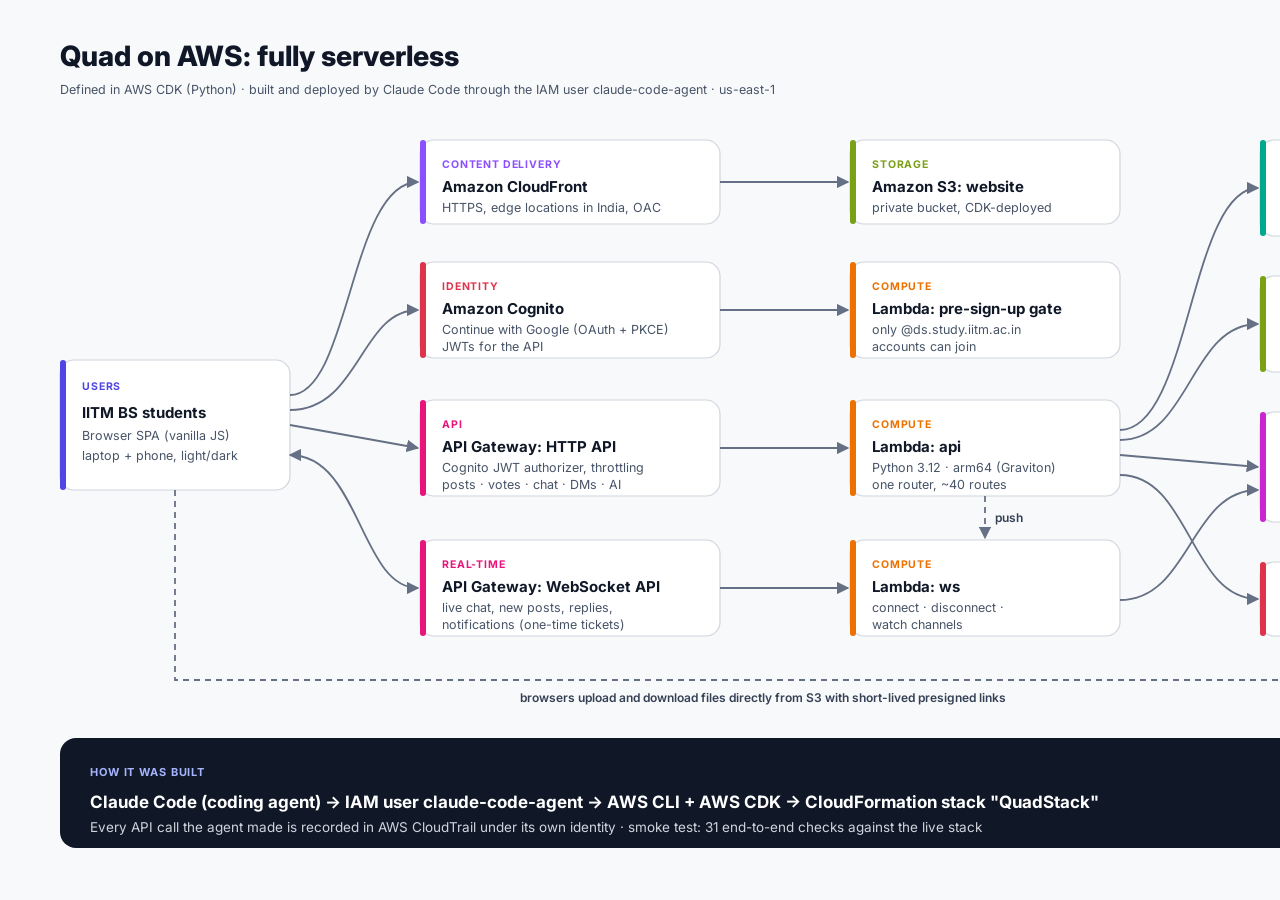
<file: docs/visuals/architecture.html>
<!doctype html>
<html><head><meta charset="utf-8">
<link href="https://fonts.googleapis.com/css2?family=Inter:wght@400;500;600;700;800&display=swap" rel="stylesheet">
<style>
  html, body { margin: 0; background: #ffffff; }
  svg { display: block; font-family: Inter, system-ui, sans-serif; }
  .t { font-size: 15px; font-weight: 700; fill: #101828; }
  .s { font-size: 12.5px; fill: #475467; }
  .cat { font-size: 10.5px; font-weight: 700; letter-spacing: .08em; }
  .lbl { font-size: 12px; fill: #344054; font-weight: 600; }
  .box { fill: #ffffff; stroke: #d0d5dd; stroke-width: 1.2; }
  .arrow { stroke: #667085; stroke-width: 1.8; fill: none; marker-end: url(#a); }
  .dash { stroke-dasharray: 6 5; }
</style></head>
<body>
<svg width="1600" height="900" viewBox="0 0 1600 900" xmlns="http://www.w3.org/2000/svg">
  <defs>
    <marker id="a" viewBox="0 0 10 10" refX="9" refY="5" markerWidth="7" markerHeight="7" orient="auto-start-reverse"><path d="M0 0 10 5 0 10z" fill="#667085"/></marker>
  </defs>
  <rect width="1600" height="900" fill="#f8f9fb"/>

  <text x="60" y="66" font-size="28" font-weight="800" fill="#101828">Quad on AWS: fully serverless</text>
  <text x="60" y="94" class="s" font-size="15">Defined in AWS CDK (Python) · built and deployed by Claude Code through the IAM user claude-code-agent · us-east-1</text>

  <!-- Students -->
  <g transform="translate(60,360)">
    <rect class="box" width="230" height="130" rx="14"/>
    <rect width="6" height="130" rx="3" fill="#4f46e5"/>
    <text x="22" y="30" class="cat" fill="#4f46e5">USERS</text>
    <text x="22" y="58" class="t">IITM BS students</text>
    <text x="22" y="80" class="s">Browser SPA (vanilla JS)</text>
    <text x="22" y="100" class="s">laptop + phone, light/dark</text>
  </g>

  <!-- column B: edge, identity, APIs -->
  <g transform="translate(420,140)">
    <rect class="box" width="300" height="84" rx="14"/><rect width="6" height="84" rx="3" fill="#8c4fff"/>
    <text x="22" y="28" class="cat" fill="#8c4fff">CONTENT DELIVERY</text>
    <text x="22" y="52" class="t">Amazon CloudFront</text>
    <text x="22" y="72" class="s">HTTPS, edge locations in India, OAC</text>
  </g>
  <g transform="translate(420,262)">
    <rect class="box" width="300" height="96" rx="14"/><rect width="6" height="96" rx="3" fill="#dd344c"/>
    <text x="22" y="28" class="cat" fill="#dd344c">IDENTITY</text>
    <text x="22" y="52" class="t">Amazon Cognito</text>
    <text x="22" y="72" class="s">Continue with Google (OAuth + PKCE)</text>
    <text x="22" y="89" class="s">JWTs for the API</text>
  </g>
  <g transform="translate(420,400)">
    <rect class="box" width="300" height="96" rx="14"/><rect width="6" height="96" rx="3" fill="#e7157b"/>
    <text x="22" y="28" class="cat" fill="#e7157b">API</text>
    <text x="22" y="52" class="t">API Gateway: HTTP API</text>
    <text x="22" y="72" class="s">Cognito JWT authorizer, throttling</text>
    <text x="22" y="89" class="s">posts · votes · chat · DMs · AI</text>
  </g>
  <g transform="translate(420,540)">
    <rect class="box" width="300" height="96" rx="14"/><rect width="6" height="96" rx="3" fill="#e7157b"/>
    <text x="22" y="28" class="cat" fill="#e7157b">REAL-TIME</text>
    <text x="22" y="52" class="t">API Gateway: WebSocket API</text>
    <text x="22" y="72" class="s">live chat, new posts, replies,</text>
    <text x="22" y="89" class="s">notifications (one-time tickets)</text>
  </g>

  <!-- column C: site bucket + Lambdas -->
  <g transform="translate(850,140)">
    <rect class="box" width="270" height="84" rx="14"/><rect width="6" height="84" rx="3" fill="#7aa116"/>
    <text x="22" y="28" class="cat" fill="#7aa116">STORAGE</text>
    <text x="22" y="52" class="t">Amazon S3: website</text>
    <text x="22" y="72" class="s">private bucket, CDK-deployed</text>
  </g>
  <g transform="translate(850,262)">
    <rect class="box" width="270" height="96" rx="14"/><rect width="6" height="96" rx="3" fill="#ed7100"/>
    <text x="22" y="28" class="cat" fill="#ed7100">COMPUTE</text>
    <text x="22" y="52" class="t">Lambda: pre-sign-up gate</text>
    <text x="22" y="72" class="s">only @ds.study.iitm.ac.in</text>
    <text x="22" y="89" class="s">accounts can join</text>
  </g>
  <g transform="translate(850,400)">
    <rect class="box" width="270" height="96" rx="14"/><rect width="6" height="96" rx="3" fill="#ed7100"/>
    <text x="22" y="28" class="cat" fill="#ed7100">COMPUTE</text>
    <text x="22" y="52" class="t">Lambda: api</text>
    <text x="22" y="72" class="s">Python 3.12 · arm64 (Graviton)</text>
    <text x="22" y="89" class="s">one router, ~40 routes</text>
  </g>
  <g transform="translate(850,540)">
    <rect class="box" width="270" height="96" rx="14"/><rect width="6" height="96" rx="3" fill="#ed7100"/>
    <text x="22" y="28" class="cat" fill="#ed7100">COMPUTE</text>
    <text x="22" y="52" class="t">Lambda: ws</text>
    <text x="22" y="72" class="s">connect · disconnect ·</text>
    <text x="22" y="89" class="s">watch channels</text>
  </g>

  <!-- column D: data + AI -->
  <g transform="translate(1260,140)">
    <rect class="box" width="290" height="96" rx="14" fill="#f0fdf9"/><rect width="6" height="96" rx="3" fill="#01a88d"/>
    <text x="22" y="28" class="cat" fill="#01a88d">GENERATIVE AI</text>
    <text x="22" y="52" class="t">Amazon Bedrock: Nova 2 Lite</text>
    <text x="22" y="72" class="s">✨ Catch me up · ✨ Find teammates</text>
    <text x="22" y="89" class="s">Converse API, strict-JSON prompts</text>
  </g>
  <g transform="translate(1260,276)">
    <rect class="box" width="290" height="96" rx="14"/><rect width="6" height="96" rx="3" fill="#7aa116"/>
    <text x="22" y="28" class="cat" fill="#7aa116">STORAGE</text>
    <text x="22" y="52" class="t">Amazon S3: shared files</text>
    <text x="22" y="72" class="s">presigned POST (15 MB cap) and</text>
    <text x="22" y="89" class="s">presigned GET, all private</text>
  </g>
  <g transform="translate(1260,412)">
    <rect class="box" width="290" height="110" rx="14"/><rect width="6" height="110" rx="3" fill="#c925d1"/>
    <text x="22" y="28" class="cat" fill="#c925d1">DATABASE</text>
    <text x="22" y="52" class="t">Amazon DynamoDB</text>
    <text x="22" y="72" class="s">single table + 1 GSI, on-demand</text>
    <text x="22" y="89" class="s">users · posts · votes · comments ·</text>
    <text x="22" y="105" class="s">messages · sockets (TTL)</text>
  </g>
  <g transform="translate(1260,562)">
    <rect class="box" width="290" height="74" rx="14"/><rect width="6" height="74" rx="3" fill="#dd344c"/>
    <text x="22" y="28" class="cat" fill="#dd344c">SECURITY</text>
    <text x="22" y="52" class="t">AWS Secrets Manager</text>
    <text x="22" y="68" class="s">demo-account password, never in code</text>
  </g>

  <!-- arrows -->
  <path class="arrow" d="M290 395 C 350 395, 350 182, 418 182"/>
  <path class="arrow" d="M290 410 C 360 410, 360 310, 418 310"/>
  <path class="arrow" d="M290 425 L 418 448"/>
  <path class="arrow" d="M290 455 C 360 455, 360 588, 418 588" marker-start="url(#a)"/>
  <path class="arrow" d="M720 182 L 848 182"/>
  <path class="arrow" d="M720 310 L 848 310"/>
  <path class="arrow" d="M720 448 L 848 448"/>
  <path class="arrow" d="M720 588 L 848 588"/>
  <path class="arrow" d="M1120 430 C 1190 430, 1190 188, 1258 188"/>
  <path class="arrow" d="M1120 440 C 1190 440, 1190 324, 1258 324"/>
  <path class="arrow" d="M1120 455 L 1258 467"/>
  <path class="arrow" d="M1120 475 C 1190 475, 1190 599, 1258 599"/>
  <path class="arrow" d="M1120 600 C 1190 600, 1190 490, 1258 490"/>
  <path class="arrow dash" d="M985 496 L 985 538"/>
  <text x="995" y="522" class="lbl">push</text>
  <path class="arrow dash" d="M175 490 L 175 680 L 1580 680 L 1580 324 L 1553 324"/>
  <text x="520" y="702" class="lbl">browsers upload and download files directly from S3 with short-lived presigned links</text>

  <!-- build band -->
  <g transform="translate(60,738)">
    <rect width="1490" height="110" rx="16" fill="#101828"/>
    <text x="30" y="38" font-size="11" font-weight="700" letter-spacing=".08em" fill="#a5b4fc">HOW IT WAS BUILT</text>
    <text x="30" y="70" font-size="17" font-weight="700" fill="#ffffff">Claude Code (coding agent)  →  IAM user claude-code-agent  →  AWS CLI + AWS CDK  →  CloudFormation stack "QuadStack"</text>
    <text x="30" y="94" font-size="13.5" fill="#d0d5dd">Every API call the agent made is recorded in AWS CloudTrail under its own identity · smoke test: 31 end-to-end checks against the live stack</text>
  </g>
</svg>
</body></html>
</file>
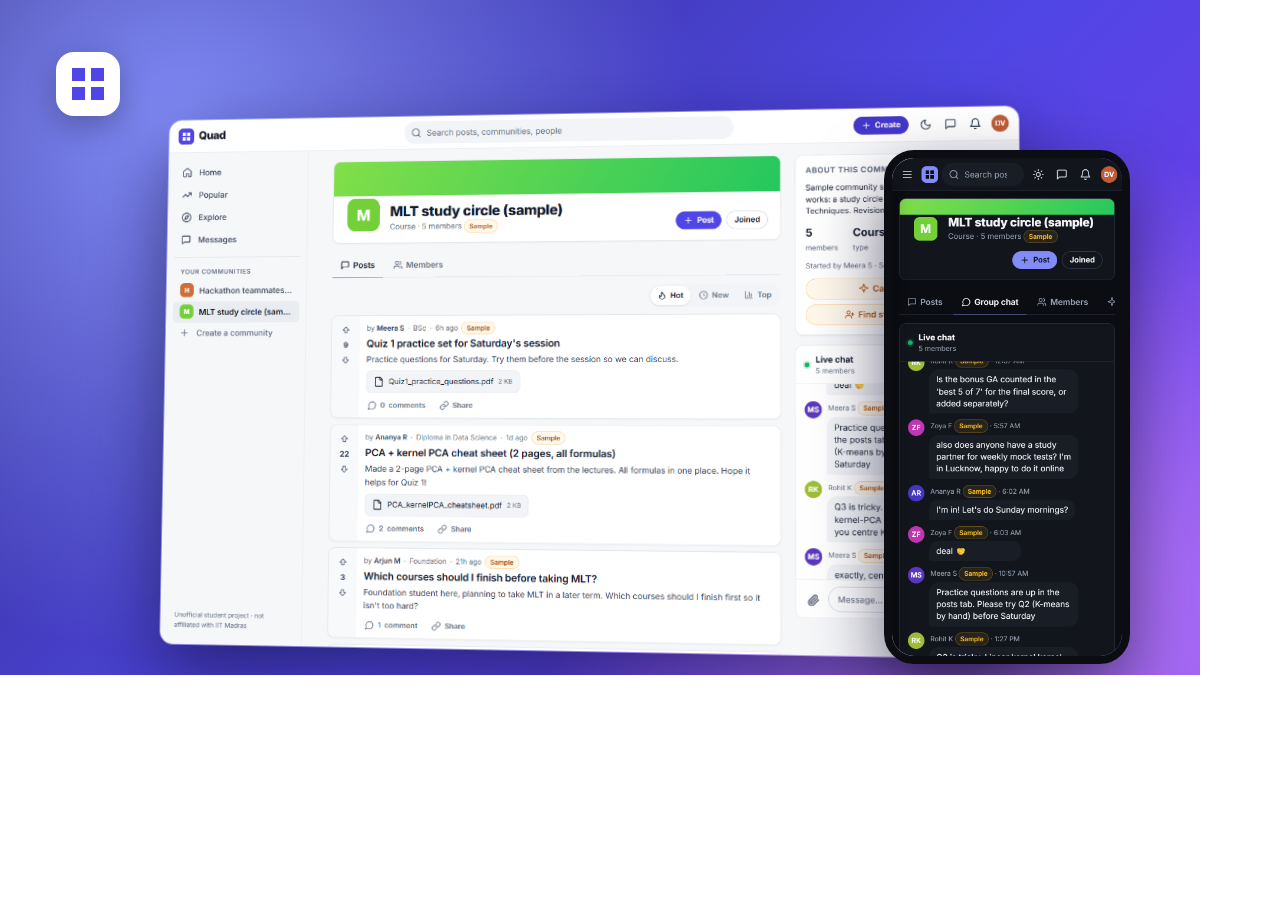
<file: docs/visuals/cover.html>
<!doctype html>
<html><head><meta charset="utf-8">
<style>
  html, body { margin: 0; }
  .cover { width: 1200px; height: 675px; position: relative; overflow: hidden;
    background: radial-gradient(circle at 15% 20%, #818cf8 0, transparent 45%), radial-gradient(circle at 85% 90%, #c084fc 0, transparent 40%), linear-gradient(135deg, #312e81, #4f46e5 55%, #7c3aed); }
  .logo { position: absolute; left: 56px; top: 52px; width: 64px; height: 64px; border-radius: 18px; background: #fff; box-shadow: 0 10px 30px rgba(0,0,0,.25); }
  .logo::after { content: ""; position: absolute; inset: 16px; background:
    linear-gradient(#4f46e5,#4f46e5) 0 0/13px 13px no-repeat, linear-gradient(#4f46e5,#4f46e5) 100% 0/13px 13px no-repeat,
    linear-gradient(#4f46e5,#4f46e5) 0 100%/13px 13px no-repeat, linear-gradient(#4f46e5,#4f46e5) 100% 100%/13px 13px no-repeat; }
  .desk { position: absolute; left: 150px; top: 110px; width: 860px; border-radius: 14px; box-shadow: 0 30px 80px rgba(10, 6, 40, .55); border: 1px solid rgba(255,255,255,.35); transform: perspective(1600px) rotateY(-6deg) rotateX(3deg); }
  .phone { position: absolute; right: 70px; top: 150px; width: 230px; border-radius: 30px; border: 8px solid #0b0d12; box-shadow: 0 30px 70px rgba(10, 6, 40, .6); }
</style></head>
<body><div class="cover">
  <div class="logo"></div>
  <img class="desk" src="../images/screen-community.png" alt="">
  <img class="phone" src="../images/screen-mobile-chat-dark.png" alt="">
</div></body></html>
</file>
